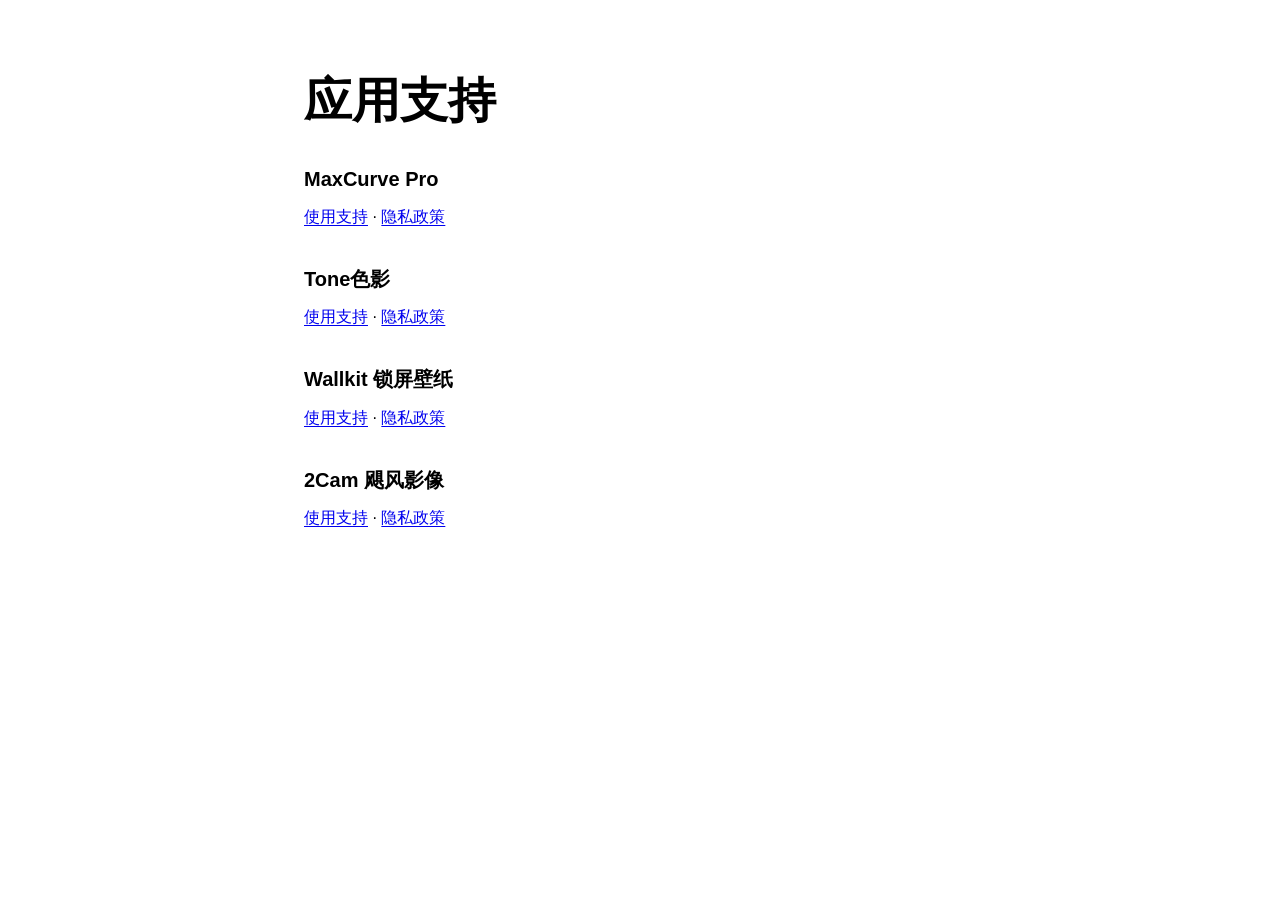
<file: index.html>
<!doctype html>
<html lang="zh-Hans">
<head>
  <meta charset="utf-8">
  <meta name="viewport" content="width=device-width,initial-scale=1">
  <title>应用支持 · Qingshan Wu</title>
  <link rel="stylesheet" href="style.css">
</head>
<body>
  <main>
    <h1>应用支持</h1>
    <h2>MaxCurve Pro</h2>
    <p><a href="curvestudio/">使用支持</a> · <a href="curvestudio/privacy.html">隐私政策</a></p>
    <h2>Tone色影</h2>
    <p><a href="tonestudio/">使用支持</a> · <a href="tonestudio/privacy.html">隐私政策</a></p>
    <h2>Wallkit 锁屏壁纸</h2>
    <p><a href="wallkit/">使用支持</a> · <a href="wallkit/privacy.html">隐私政策</a></p>
    <h2>2Cam 飓风影像</h2>
    <p><a href="2cam/">使用支持</a> · <a href="2cam/privacy.html">隐私政策</a></p>
  </main>
</body>
</html>
</file>
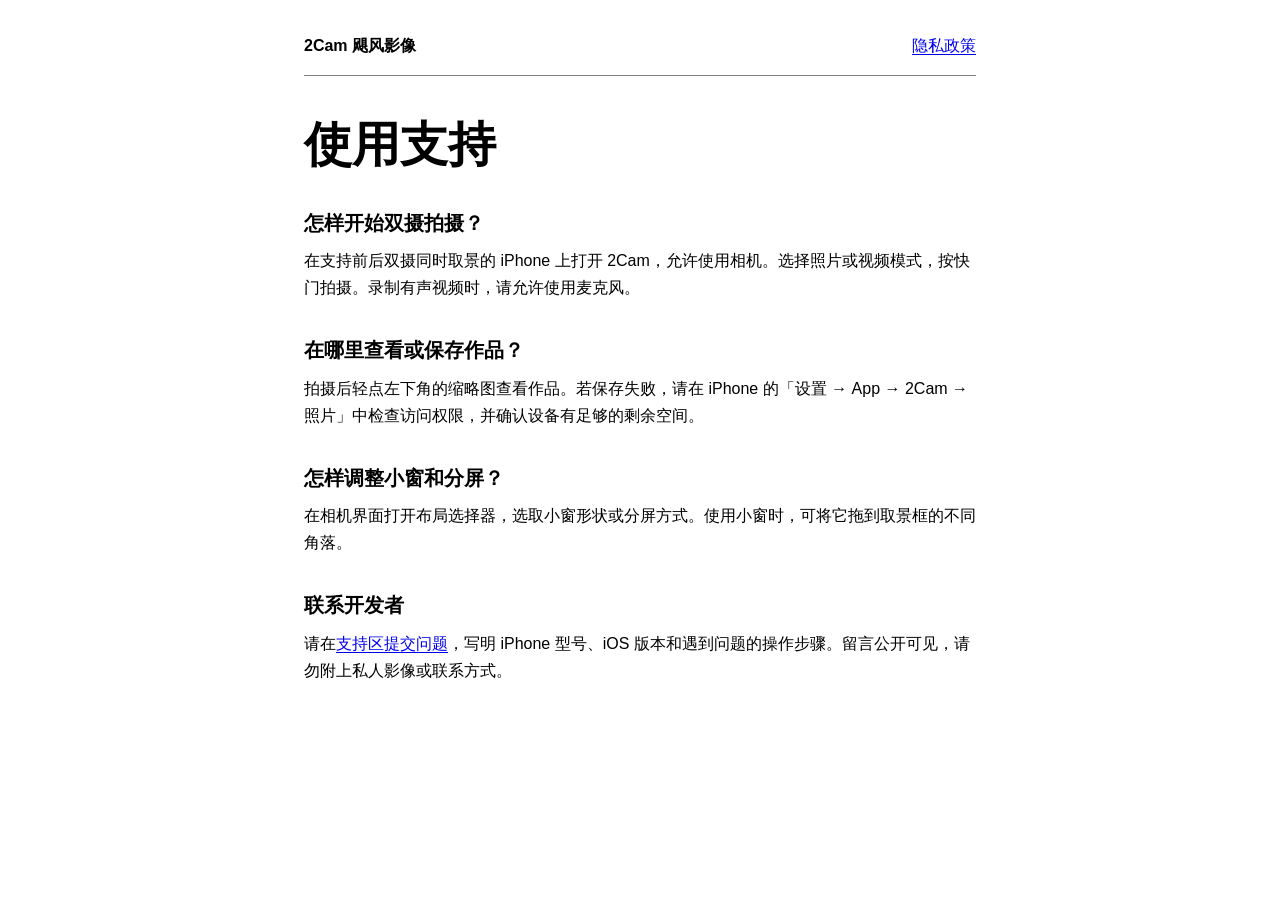
<file: 2cam/index.html>
<!doctype html>
<html lang="zh-Hans"><head><meta charset="utf-8"><meta name="viewport" content="width=device-width,initial-scale=1"><title>2Cam 飓风影像 · 使用支持</title><link rel="stylesheet" href="../style.css"></head>
<body><nav aria-label="主导航"><strong>2Cam 飓风影像</strong><a href="privacy.html">隐私政策</a></nav><main>
<h1>使用支持</h1>
<h2>怎样开始双摄拍摄？</h2><p>在支持前后双摄同时取景的 iPhone 上打开 2Cam，允许使用相机。选择照片或视频模式，按快门拍摄。录制有声视频时，请允许使用麦克风。</p>
<h2>在哪里查看或保存作品？</h2><p>拍摄后轻点左下角的缩略图查看作品。若保存失败，请在 iPhone 的「设置 → App → 2Cam → 照片」中检查访问权限，并确认设备有足够的剩余空间。</p>
<h2>怎样调整小窗和分屏？</h2><p>在相机界面打开布局选择器，选取小窗形状或分屏方式。使用小窗时，可将它拖到取景框的不同角落。</p>
<h2>联系开发者</h2><p>请在<a href="https://github.com/iam573/app-support/issues/new?title=%5B2Cam%5D%20">支持区提交问题</a>，写明 iPhone 型号、iOS 版本和遇到问题的操作步骤。留言公开可见，请勿附上私人影像或联系方式。</p>
</main></body></html>
</file>
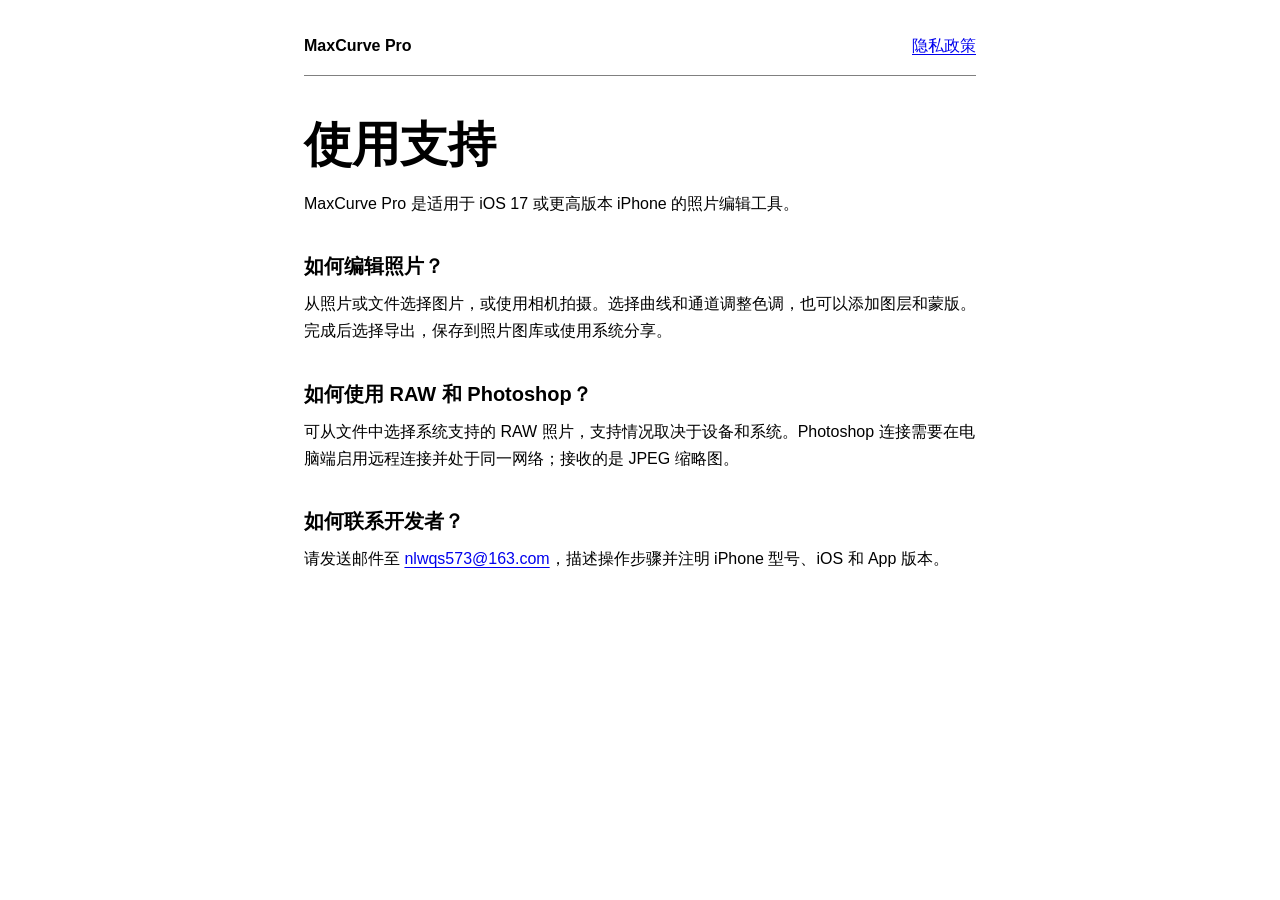
<file: curvestudio/index.html>
<!doctype html>
<html lang="zh-Hans"><head><meta charset="utf-8"><meta name="viewport" content="width=device-width,initial-scale=1"><title>MaxCurve Pro · 使用支持</title><link rel="stylesheet" href="../style.css"></head><body>
<nav aria-label="主导航"><strong>MaxCurve Pro</strong><a href="privacy.html">隐私政策</a></nav><main>
<h1>使用支持</h1><p>MaxCurve Pro 是适用于 iOS 17 或更高版本 iPhone 的照片编辑工具。</p>
<h2>如何编辑照片？</h2><p>从照片或文件选择图片，或使用相机拍摄。选择曲线和通道调整色调，也可以添加图层和蒙版。完成后选择导出，保存到照片图库或使用系统分享。</p>
<h2>如何使用 RAW 和 Photoshop？</h2><p>可从文件中选择系统支持的 RAW 照片，支持情况取决于设备和系统。Photoshop 连接需要在电脑端启用远程连接并处于同一网络；接收的是 JPEG 缩略图。</p>
<h2>如何联系开发者？</h2><p>请发送邮件至 <a href="mailto:nlwqs573@163.com">nlwqs573@163.com</a>，描述操作步骤并注明 iPhone 型号、iOS 和 App 版本。</p>
</main></body></html>
</file>
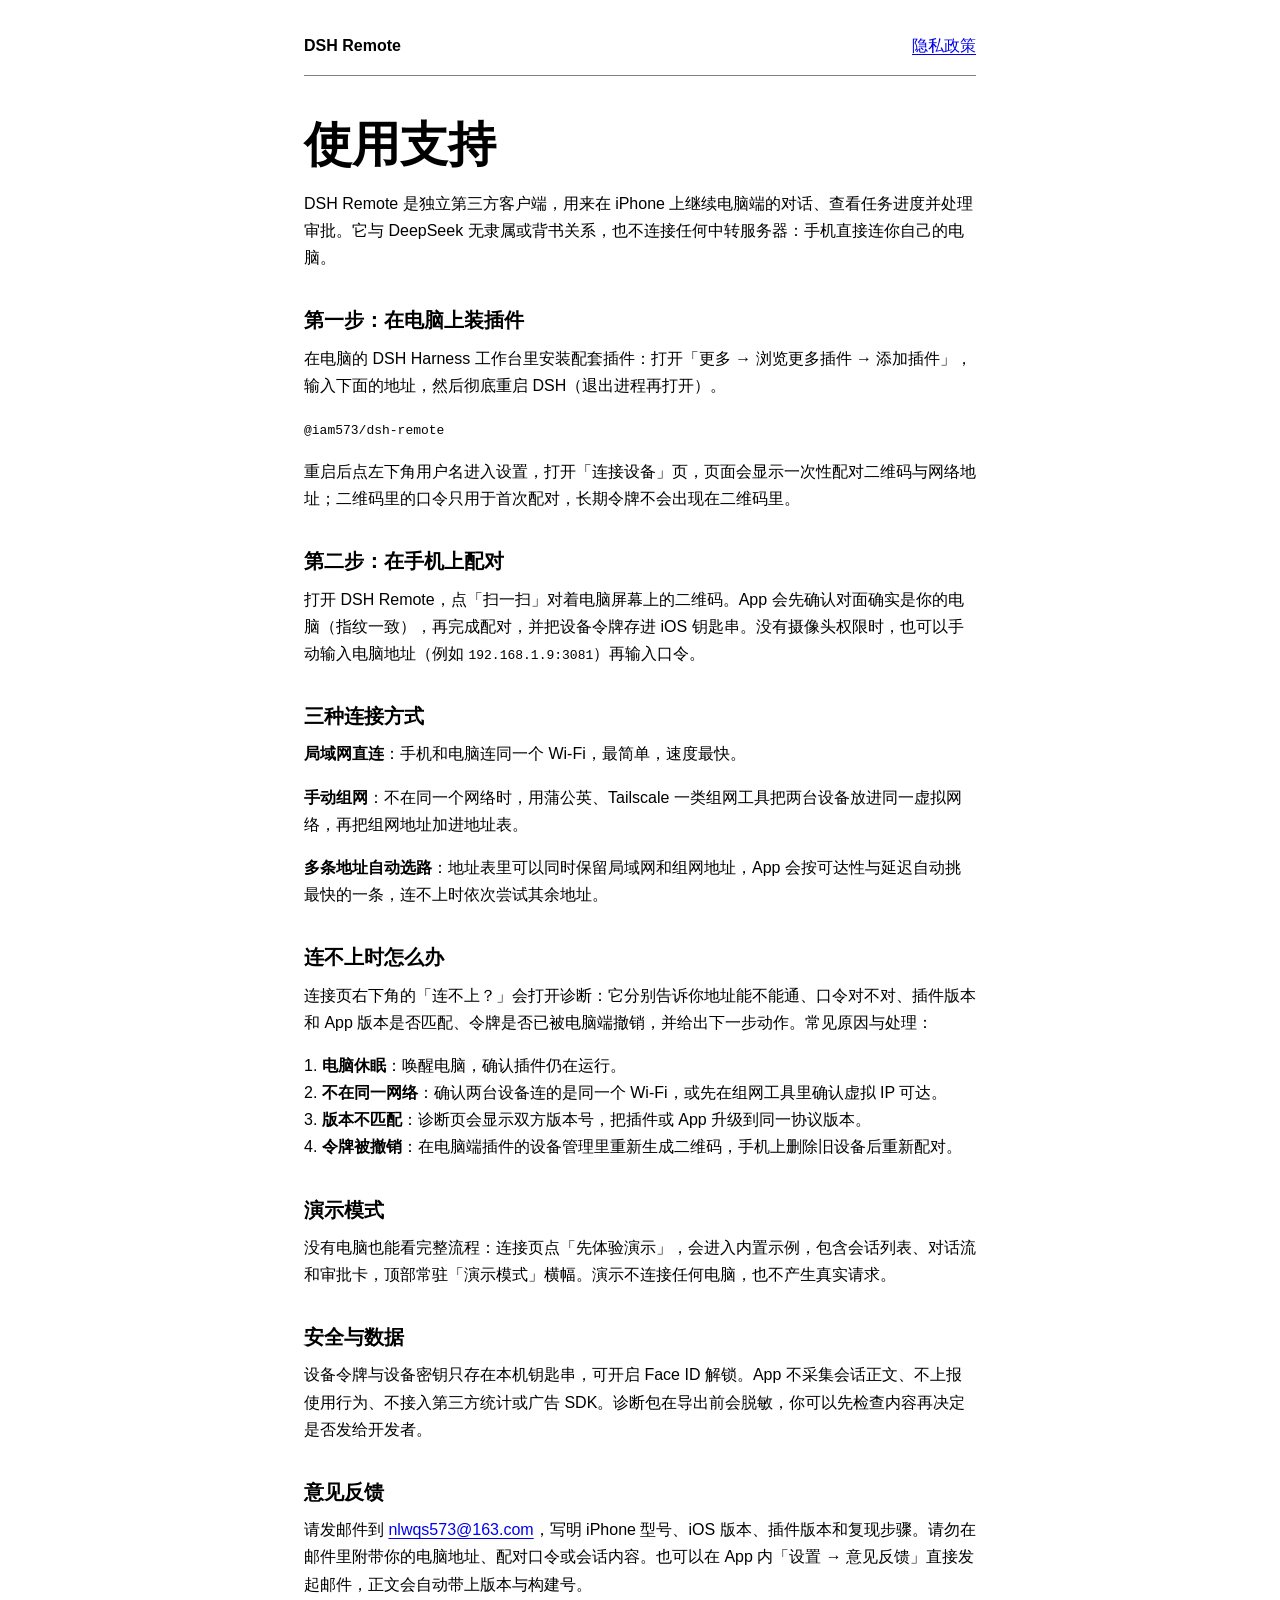
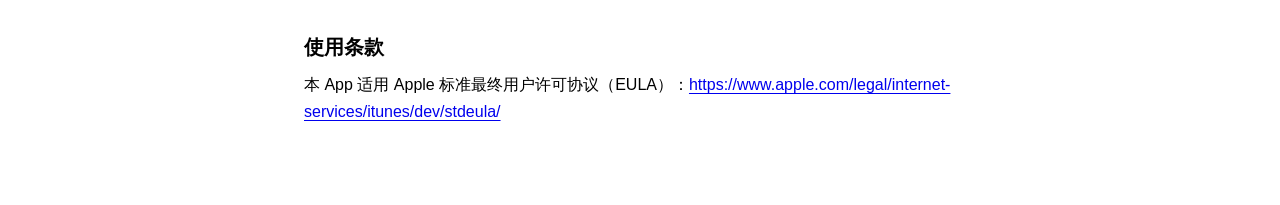
<file: dshmobile/index.html>
<!doctype html>
<html lang="zh-Hans"><head><meta charset="utf-8"><meta name="viewport" content="width=device-width,initial-scale=1"><title>DSH Remote · 使用支持</title><link rel="stylesheet" href="../style.css"></head>
<body><nav aria-label="主导航"><strong>DSH Remote</strong><a href="privacy.html">隐私政策</a></nav><main>
<h1>使用支持</h1>
<p>DSH Remote 是独立第三方客户端，用来在 iPhone 上继续电脑端的对话、查看任务进度并处理审批。它与 DeepSeek 无隶属或背书关系，也不连接任何中转服务器：手机直接连你自己的电脑。</p>

<h2>第一步：在电脑上装插件</h2>
<p>在电脑的 DSH Harness 工作台里安装配套插件：打开「更多 → 浏览更多插件 → 添加插件」，输入下面的地址，然后彻底重启 DSH（退出进程再打开）。</p>
<p><code>@iam573/dsh-remote</code></p>
<p>重启后点左下角用户名进入设置，打开「连接设备」页，页面会显示一次性配对二维码与网络地址；二维码里的口令只用于首次配对，长期令牌不会出现在二维码里。</p>

<h2>第二步：在手机上配对</h2>
<p>打开 DSH Remote，点「扫一扫」对着电脑屏幕上的二维码。App 会先确认对面确实是你的电脑（指纹一致），再完成配对，并把设备令牌存进 iOS 钥匙串。没有摄像头权限时，也可以手动输入电脑地址（例如 <code>192.168.1.9:3081</code>）再输入口令。</p>

<h2>三种连接方式</h2>
<p><strong>局域网直连</strong>：手机和电脑连同一个 Wi-Fi，最简单，速度最快。</p>
<p><strong>手动组网</strong>：不在同一个网络时，用蒲公英、Tailscale 一类组网工具把两台设备放进同一虚拟网络，再把组网地址加进地址表。</p>
<p><strong>多条地址自动选路</strong>：地址表里可以同时保留局域网和组网地址，App 会按可达性与延迟自动挑最快的一条，连不上时依次尝试其余地址。</p>

<h2>连不上时怎么办</h2>
<p>连接页右下角的「连不上？」会打开诊断：它分别告诉你地址能不能通、口令对不对、插件版本和 App 版本是否匹配、令牌是否已被电脑端撤销，并给出下一步动作。常见原因与处理：</p>
<p>1. <strong>电脑休眠</strong>：唤醒电脑，确认插件仍在运行。<br>
2. <strong>不在同一网络</strong>：确认两台设备连的是同一个 Wi-Fi，或先在组网工具里确认虚拟 IP 可达。<br>
3. <strong>版本不匹配</strong>：诊断页会显示双方版本号，把插件或 App 升级到同一协议版本。<br>
4. <strong>令牌被撤销</strong>：在电脑端插件的设备管理里重新生成二维码，手机上删除旧设备后重新配对。</p>

<h2>演示模式</h2>
<p>没有电脑也能看完整流程：连接页点「先体验演示」，会进入内置示例，包含会话列表、对话流和审批卡，顶部常驻「演示模式」横幅。演示不连接任何电脑，也不产生真实请求。</h2>

<h2>安全与数据</h2>
<p>设备令牌与设备密钥只存在本机钥匙串，可开启 Face ID 解锁。App 不采集会话正文、不上报使用行为、不接入第三方统计或广告 SDK。诊断包在导出前会脱敏，你可以先检查内容再决定是否发给开发者。</p>

<h2>意见反馈</h2>
<p>请发邮件到 <a href="mailto:nlwqs573@163.com?subject=%5BDSH%20Remote%5D%20%E6%84%8F%E5%89%8D%E5%8F%8D%E5%BA%85">nlwqs573@163.com</a>，写明 iPhone 型号、iOS 版本、插件版本和复现步骤。请勿在邮件里附带你的电脑地址、配对口令或会话内容。也可以在 App 内「设置 → 意见反馈」直接发起邮件，正文会自动带上版本与构建号。</p>

<h2>使用条款</h2>
<p>本 App 适用 Apple 标准最终用户许可协议（EULA）：<a href="https://www.apple.com/legal/internet-services/itunes/dev/stdeula/">https://www.apple.com/legal/internet-services/itunes/dev/stdeula/</a></p>
</main></body></html>
</file>
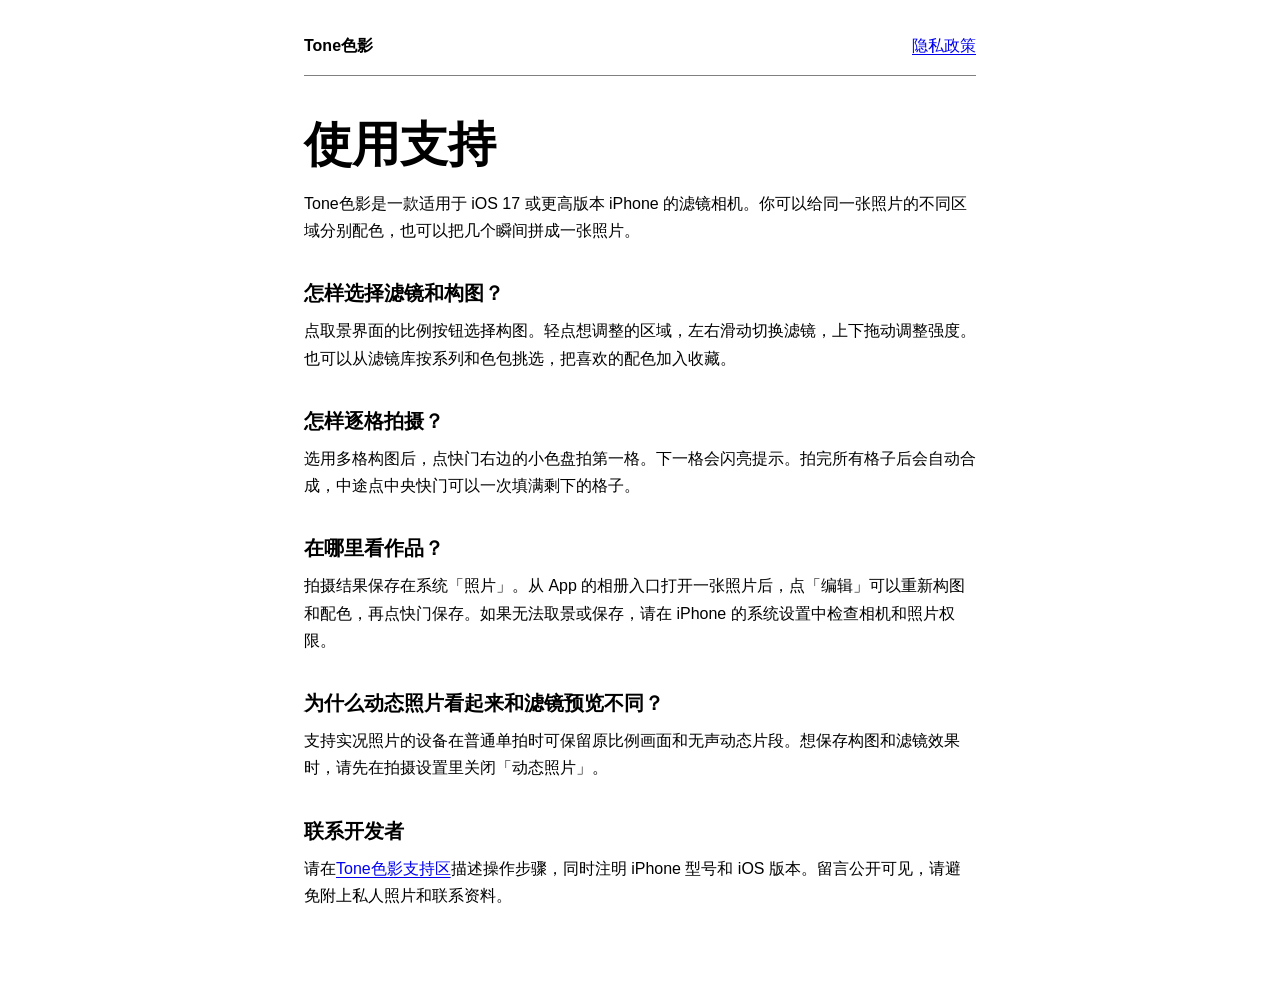
<file: tonestudio/index.html>
<!doctype html>
<html lang="zh-Hans">
<head>
  <meta charset="utf-8">
  <meta name="viewport" content="width=device-width,initial-scale=1">
  <title>Tone色影 · 使用支持</title>
  <link rel="stylesheet" href="../style.css">
</head>
<body>
  <nav aria-label="主导航"><strong>Tone色影</strong><a href="privacy.html">隐私政策</a></nav>
  <main>
    <h1>使用支持</h1>
    <p>Tone色影是一款适用于 iOS 17 或更高版本 iPhone 的滤镜相机。你可以给同一张照片的不同区域分别配色，也可以把几个瞬间拼成一张照片。</p>
    <h2>怎样选择滤镜和构图？</h2>
    <p>点取景界面的比例按钮选择构图。轻点想调整的区域，左右滑动切换滤镜，上下拖动调整强度。也可以从滤镜库按系列和色包挑选，把喜欢的配色加入收藏。</p>
    <h2>怎样逐格拍摄？</h2>
    <p>选用多格构图后，点快门右边的小色盘拍第一格。下一格会闪亮提示。拍完所有格子后会自动合成，中途点中央快门可以一次填满剩下的格子。</p>
    <h2>在哪里看作品？</h2>
    <p>拍摄结果保存在系统「照片」。从 App 的相册入口打开一张照片后，点「编辑」可以重新构图和配色，再点快门保存。如果无法取景或保存，请在 iPhone 的系统设置中检查相机和照片权限。</p>
    <h2>为什么动态照片看起来和滤镜预览不同？</h2>
    <p>支持实况照片的设备在普通单拍时可保留原比例画面和无声动态片段。想保存构图和滤镜效果时，请先在拍摄设置里关闭「动态照片」。</p>
    <h2>联系开发者</h2>
    <p>请在<a href="https://github.com/iam573/app-support/issues/new?title=%5BTone%E8%89%B2%E5%BD%B1%5D%20">Tone色影支持区</a>描述操作步骤，同时注明 iPhone 型号和 iOS 版本。留言公开可见，请避免附上私人照片和联系资料。</p>
  </main>
</body>
</html>
</file>
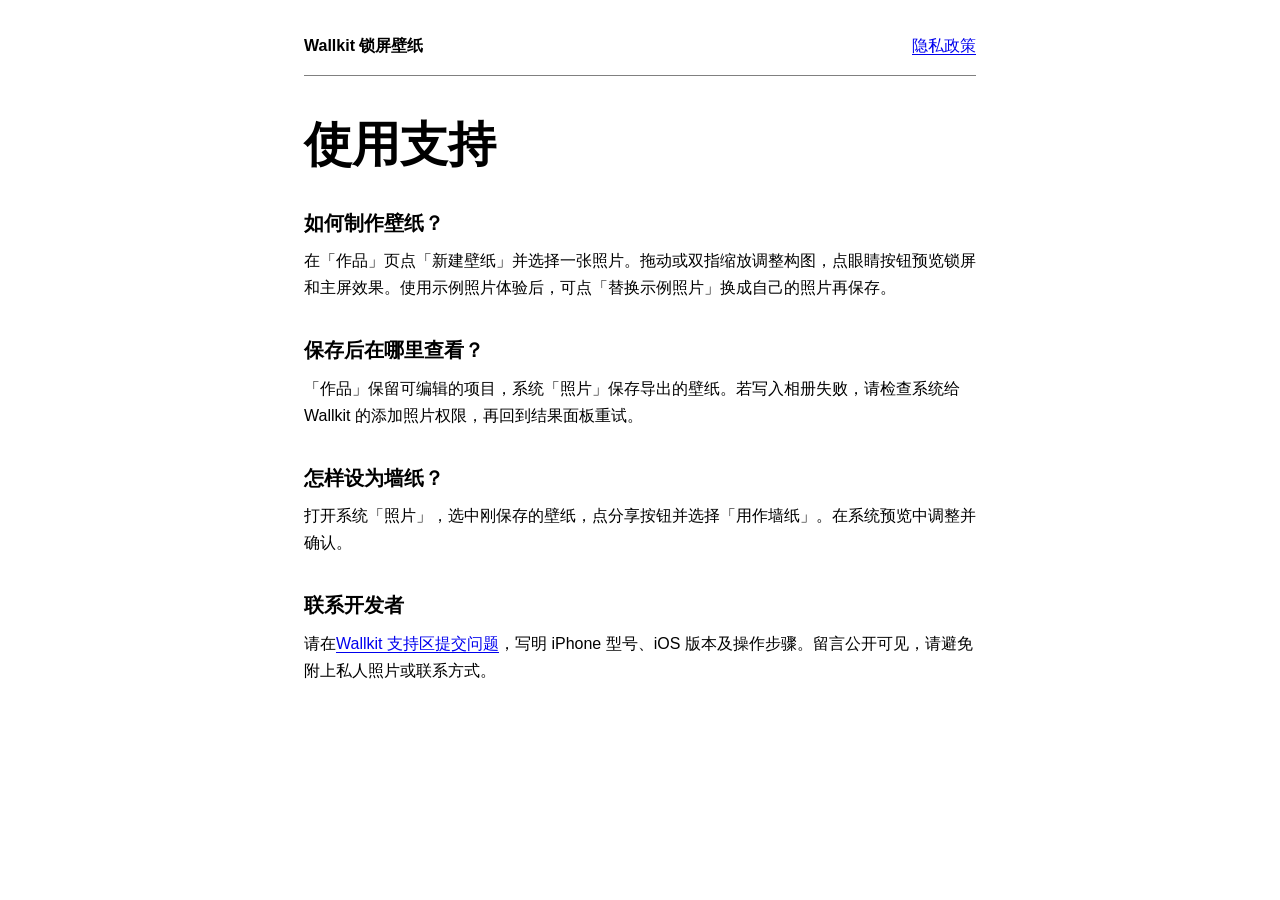
<file: wallkit/index.html>
<!doctype html>
<html lang="zh-Hans">
<head><meta charset="utf-8"><meta name="viewport" content="width=device-width,initial-scale=1"><title>Wallkit 锁屏壁纸 · 使用支持</title><link rel="stylesheet" href="../style.css"></head>
<body><nav aria-label="主导航"><strong>Wallkit 锁屏壁纸</strong><a href="privacy.html">隐私政策</a></nav><main>
<h1>使用支持</h1>
<h2>如何制作壁纸？</h2><p>在「作品」页点「新建壁纸」并选择一张照片。拖动或双指缩放调整构图，点眼睛按钮预览锁屏和主屏效果。使用示例照片体验后，可点「替换示例照片」换成自己的照片再保存。</p>
<h2>保存后在哪里查看？</h2><p>「作品」保留可编辑的项目，系统「照片」保存导出的壁纸。若写入相册失败，请检查系统给 Wallkit 的添加照片权限，再回到结果面板重试。</p>
<h2>怎样设为墙纸？</h2><p>打开系统「照片」，选中刚保存的壁纸，点分享按钮并选择「用作墙纸」。在系统预览中调整并确认。</p>
<h2>联系开发者</h2><p>请在<a href="https://github.com/iam573/app-support/issues/new?title=%5BWallkit%5D%20">Wallkit 支持区提交问题</a>，写明 iPhone 型号、iOS 版本及操作步骤。留言公开可见，请避免附上私人照片或联系方式。</p>
</main></body></html>
</file>
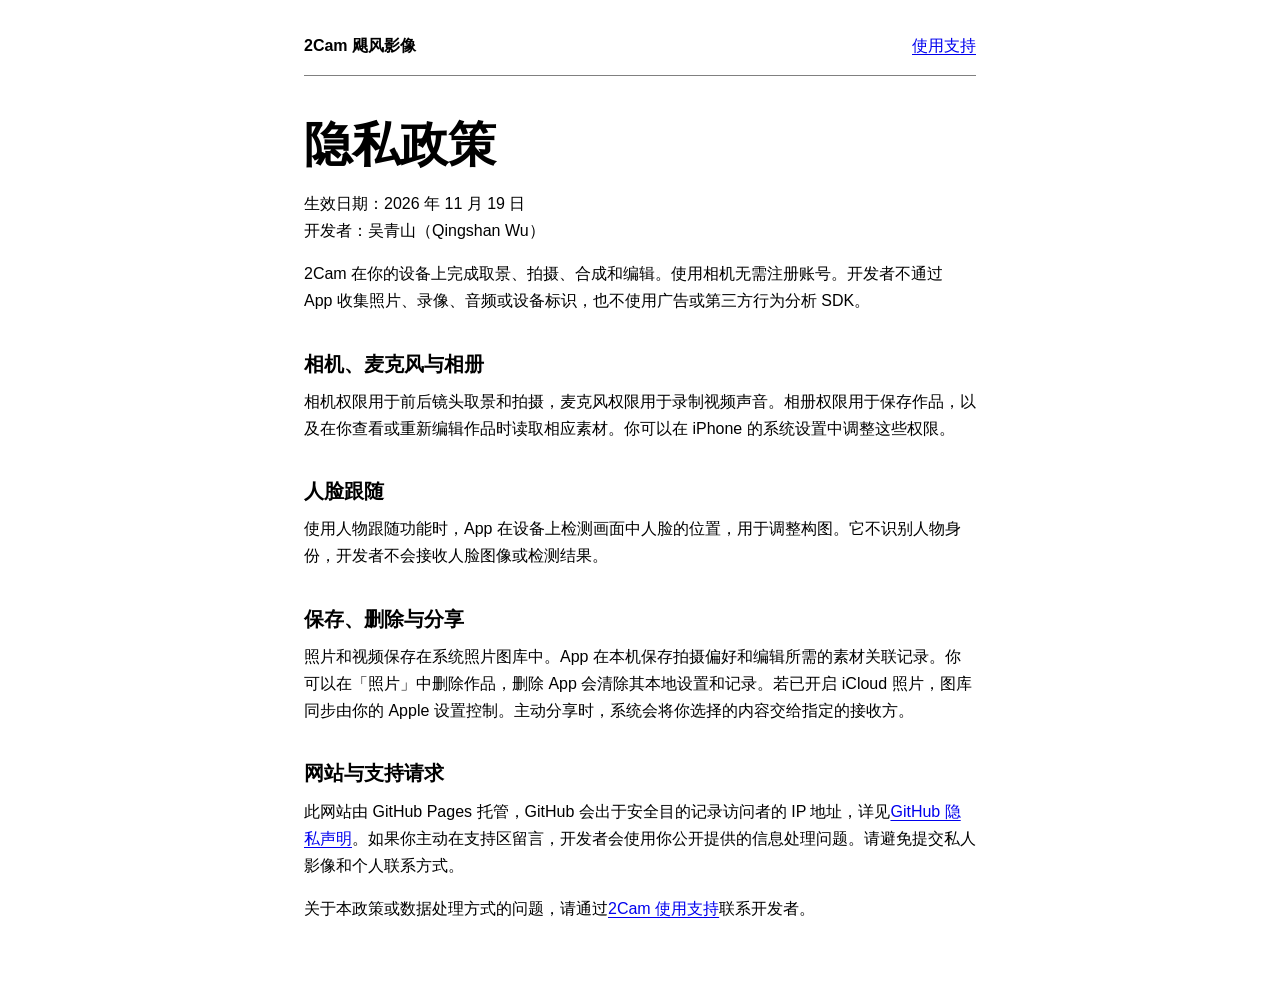
<file: privacy.html>
<!doctype html>
<html lang="zh-Hans"><head><meta charset="utf-8"><meta name="viewport" content="width=device-width,initial-scale=1"><title>2Cam 飓风影像 · 隐私政策</title><link rel="stylesheet" href="style.css"></head>
<body><nav aria-label="主导航"><strong>2Cam 飓风影像</strong><a href="./">使用支持</a></nav><main>
<h1>隐私政策</h1><p>生效日期：2026 年 11 月 19 日<br>开发者：吴青山（Qingshan Wu）</p>
<p>2Cam 在你的设备上完成取景、拍摄、合成和编辑。使用相机无需注册账号。开发者不通过 App 收集照片、录像、音频或设备标识，也不使用广告或第三方行为分析 SDK。</p>
<h2>相机、麦克风与相册</h2><p>相机权限用于前后镜头取景和拍摄，麦克风权限用于录制视频声音。相册权限用于保存作品，以及在你查看或重新编辑作品时读取相应素材。你可以在 iPhone 的系统设置中调整这些权限。</p>
<h2>人脸跟随</h2><p>使用人物跟随功能时，App 在设备上检测画面中人脸的位置，用于调整构图。它不识别人物身份，开发者不会接收人脸图像或检测结果。</p>
<h2>保存、删除与分享</h2><p>照片和视频保存在系统照片图库中。App 在本机保存拍摄偏好和编辑所需的素材关联记录。你可以在「照片」中删除作品，删除 App 会清除其本地设置和记录。若已开启 iCloud 照片，图库同步由你的 Apple 设置控制。主动分享时，系统会将你选择的内容交给指定的接收方。</p>
<h2>网站与支持请求</h2><p>此网站由 GitHub Pages 托管，GitHub 会出于安全目的记录访问者的 IP 地址，详见<a href="https://docs.github.com/en/site-policy/privacy-policies/github-general-privacy-statement">GitHub 隐私声明</a>。如果你主动在支持区留言，开发者会使用你公开提供的信息处理问题。请避免提交私人影像和个人联系方式。</p>
<p>关于本政策或数据处理方式的问题，请通过<a href="./">2Cam 使用支持</a>联系开发者。</p>
</main></body></html>
</file>
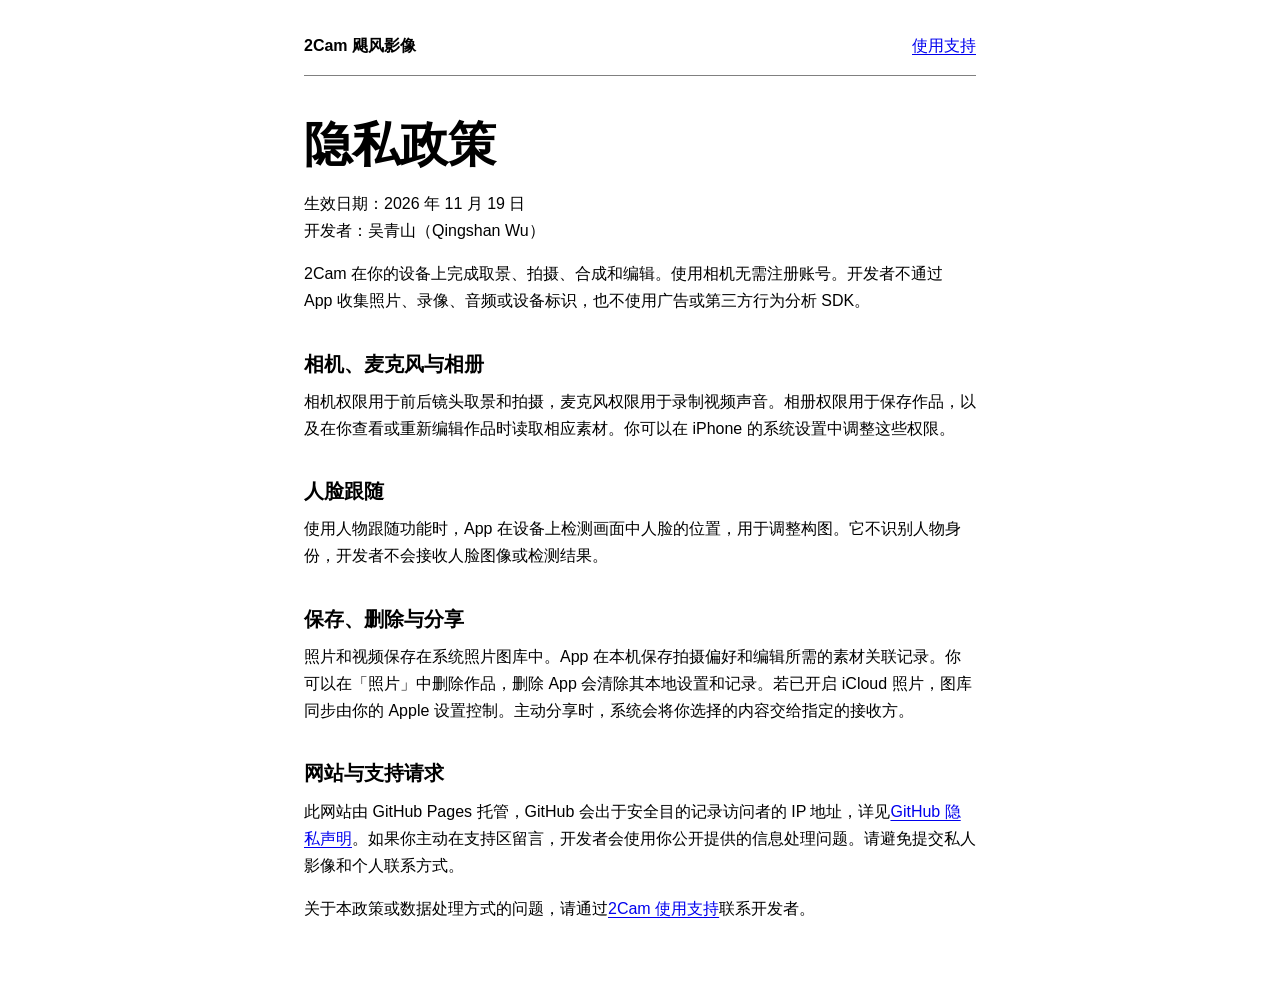
<file: 2cam/privacy.html>
<!doctype html>
<html lang="zh-Hans"><head><meta charset="utf-8"><meta name="viewport" content="width=device-width,initial-scale=1"><title>2Cam 飓风影像 · 隐私政策</title><link rel="stylesheet" href="../style.css"></head>
<body><nav aria-label="主导航"><strong>2Cam 飓风影像</strong><a href="./">使用支持</a></nav><main>
<h1>隐私政策</h1><p>生效日期：2026 年 11 月 19 日<br>开发者：吴青山（Qingshan Wu）</p>
<p>2Cam 在你的设备上完成取景、拍摄、合成和编辑。使用相机无需注册账号。开发者不通过 App 收集照片、录像、音频或设备标识，也不使用广告或第三方行为分析 SDK。</p>
<h2>相机、麦克风与相册</h2><p>相机权限用于前后镜头取景和拍摄，麦克风权限用于录制视频声音。相册权限用于保存作品，以及在你查看或重新编辑作品时读取相应素材。你可以在 iPhone 的系统设置中调整这些权限。</p>
<h2>人脸跟随</h2><p>使用人物跟随功能时，App 在设备上检测画面中人脸的位置，用于调整构图。它不识别人物身份，开发者不会接收人脸图像或检测结果。</p>
<h2>保存、删除与分享</h2><p>照片和视频保存在系统照片图库中。App 在本机保存拍摄偏好和编辑所需的素材关联记录。你可以在「照片」中删除作品，删除 App 会清除其本地设置和记录。若已开启 iCloud 照片，图库同步由你的 Apple 设置控制。主动分享时，系统会将你选择的内容交给指定的接收方。</p>
<h2>网站与支持请求</h2><p>此网站由 GitHub Pages 托管，GitHub 会出于安全目的记录访问者的 IP 地址，详见<a href="https://docs.github.com/en/site-policy/privacy-policies/github-general-privacy-statement">GitHub 隐私声明</a>。如果你主动在支持区留言，开发者会使用你公开提供的信息处理问题。请避免提交私人影像和个人联系方式。</p>
<p>关于本政策或数据处理方式的问题，请通过<a href="./">2Cam 使用支持</a>联系开发者。</p>
</main></body></html>
</file>
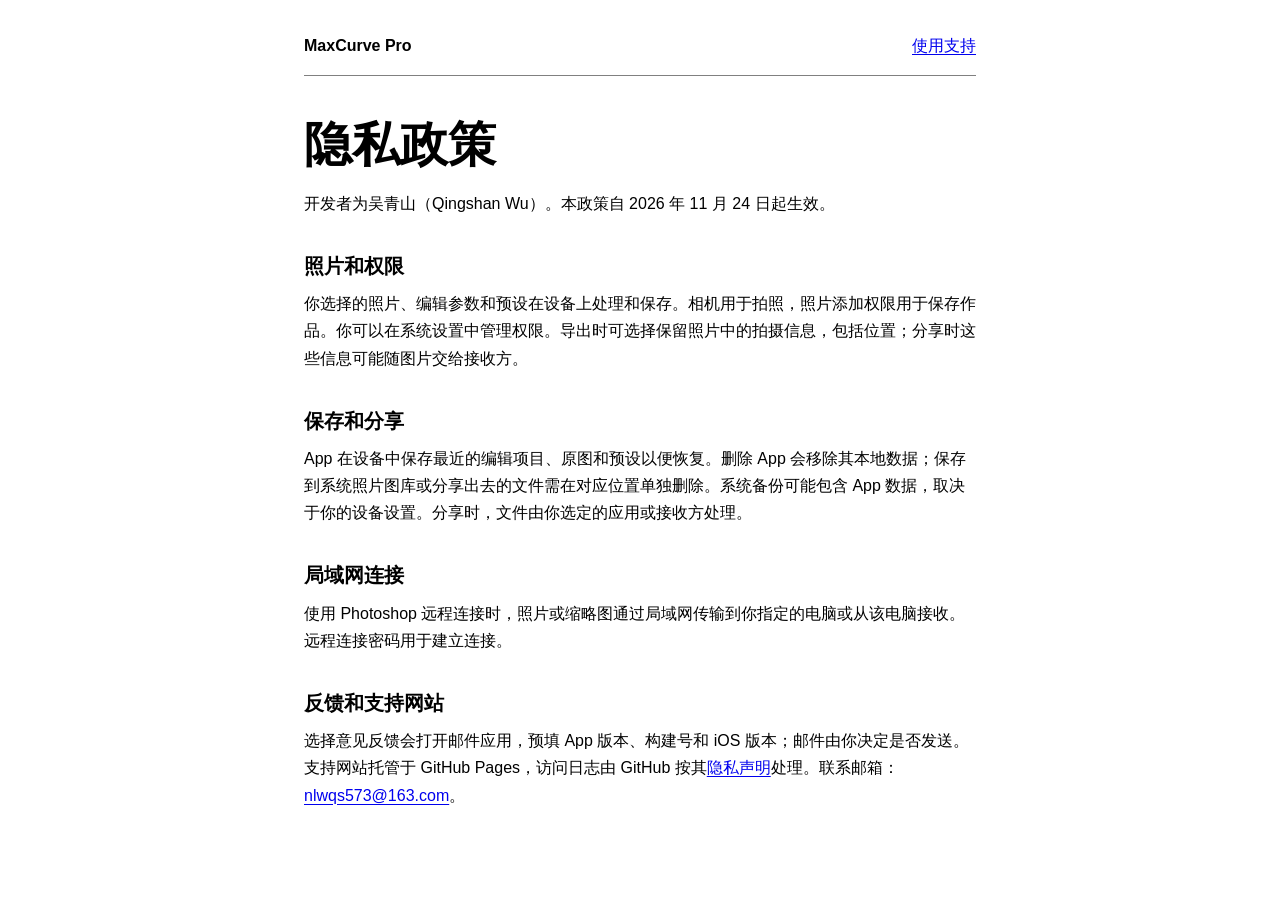
<file: curvestudio/privacy.html>
<!doctype html>
<html lang="zh-Hans"><head><meta charset="utf-8"><meta name="viewport" content="width=device-width,initial-scale=1"><title>MaxCurve Pro · 隐私政策</title><link rel="stylesheet" href="../style.css"></head><body>
<nav aria-label="主导航"><strong>MaxCurve Pro</strong><a href="./">使用支持</a></nav><main>
<h1>隐私政策</h1><p>开发者为吴青山（Qingshan Wu）。本政策自 2026 年 11 月 24 日起生效。</p>
<h2>照片和权限</h2><p>你选择的照片、编辑参数和预设在设备上处理和保存。相机用于拍照，照片添加权限用于保存作品。你可以在系统设置中管理权限。导出时可选择保留照片中的拍摄信息，包括位置；分享时这些信息可能随图片交给接收方。</p>
<h2>保存和分享</h2><p>App 在设备中保存最近的编辑项目、原图和预设以便恢复。删除 App 会移除其本地数据；保存到系统照片图库或分享出去的文件需在对应位置单独删除。系统备份可能包含 App 数据，取决于你的设备设置。分享时，文件由你选定的应用或接收方处理。</p>
<h2>局域网连接</h2><p>使用 Photoshop 远程连接时，照片或缩略图通过局域网传输到你指定的电脑或从该电脑接收。远程连接密码用于建立连接。</p>
<h2>反馈和支持网站</h2><p>选择意见反馈会打开邮件应用，预填 App 版本、构建号和 iOS 版本；邮件由你决定是否发送。支持网站托管于 GitHub Pages，访问日志由 GitHub 按其<a href="https://docs.github.com/en/site-policy/privacy-policies/github-general-privacy-statement">隐私声明</a>处理。联系邮箱：<a href="mailto:nlwqs573@163.com">nlwqs573@163.com</a>。</p>
</main></body></html>
</file>
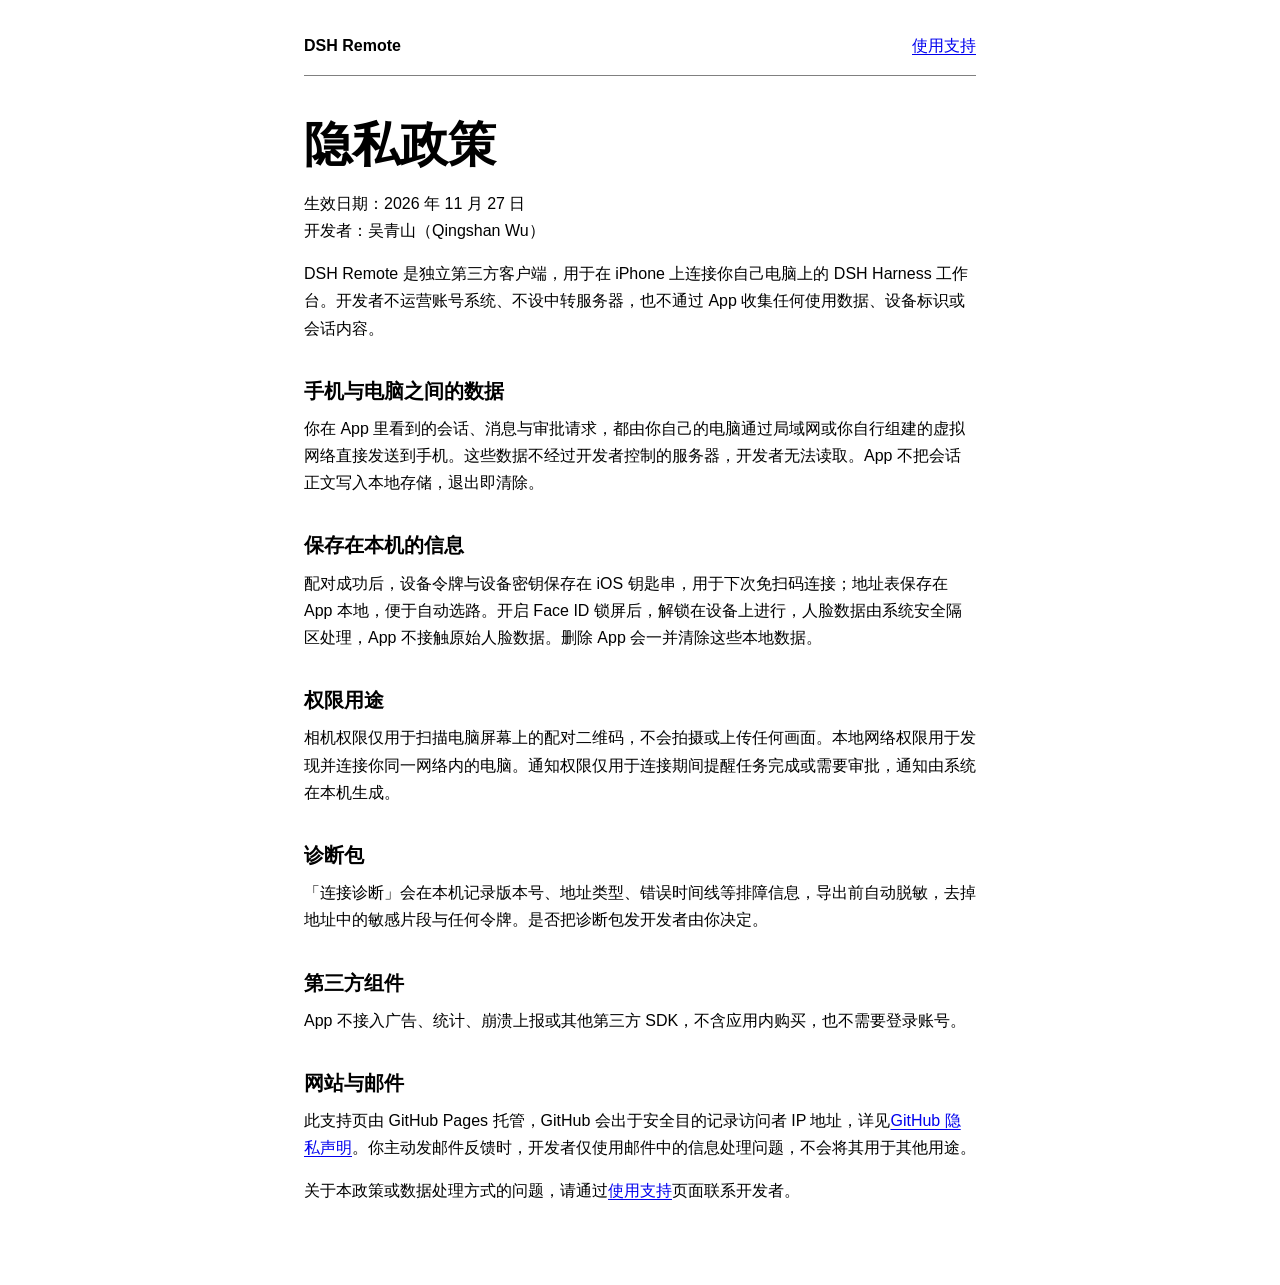
<file: dshmobile/privacy.html>
<!doctype html>
<html lang="zh-Hans"><head><meta charset="utf-8"><meta name="viewport" content="width=device-width,initial-scale=1"><title>DSH Remote · 隐私政策</title><link rel="stylesheet" href="../style.css"></head>
<body><nav aria-label="主导航"><strong>DSH Remote</strong><a href="./">使用支持</a></nav><main>
<h1>隐私政策</h1><p>生效日期：2026 年 11 月 27 日<br>开发者：吴青山（Qingshan Wu）</p>
<p>DSH Remote 是独立第三方客户端，用于在 iPhone 上连接你自己电脑上的 DSH Harness 工作台。开发者不运营账号系统、不设中转服务器，也不通过 App 收集任何使用数据、设备标识或会话内容。</p>

<h2>手机与电脑之间的数据</h2>
<p>你在 App 里看到的会话、消息与审批请求，都由你自己的电脑通过局域网或你自行组建的虚拟网络直接发送到手机。这些数据不经过开发者控制的服务器，开发者无法读取。App 不把会话正文写入本地存储，退出即清除。</p>

<h2>保存在本机的信息</h2>
<p>配对成功后，设备令牌与设备密钥保存在 iOS 钥匙串，用于下次免扫码连接；地址表保存在 App 本地，便于自动选路。开启 Face ID 锁屏后，解锁在设备上进行，人脸数据由系统安全隔区处理，App 不接触原始人脸数据。删除 App 会一并清除这些本地数据。</p>

<h2>权限用途</h2>
<p>相机权限仅用于扫描电脑屏幕上的配对二维码，不会拍摄或上传任何画面。本地网络权限用于发现并连接你同一网络内的电脑。通知权限仅用于连接期间提醒任务完成或需要审批，通知由系统在本机生成。</p>

<h2>诊断包</h2>
<p>「连接诊断」会在本机记录版本号、地址类型、错误时间线等排障信息，导出前自动脱敏，去掉地址中的敏感片段与任何令牌。是否把诊断包发开发者由你决定。</p>

<h2>第三方组件</h2>
<p>App 不接入广告、统计、崩溃上报或其他第三方 SDK，不含应用内购买，也不需要登录账号。</p>

<h2>网站与邮件</h2>
<p>此支持页由 GitHub Pages 托管，GitHub 会出于安全目的记录访问者 IP 地址，详见<a href="https://docs.github.com/en/site-policy/privacy-policies/github-general-privacy-statement">GitHub 隐私声明</a>。你主动发邮件反馈时，开发者仅使用邮件中的信息处理问题，不会将其用于其他用途。</p>

<p>关于本政策或数据处理方式的问题，请通过<a href="./">使用支持</a>页面联系开发者。</p>
</main></body></html>
</file>
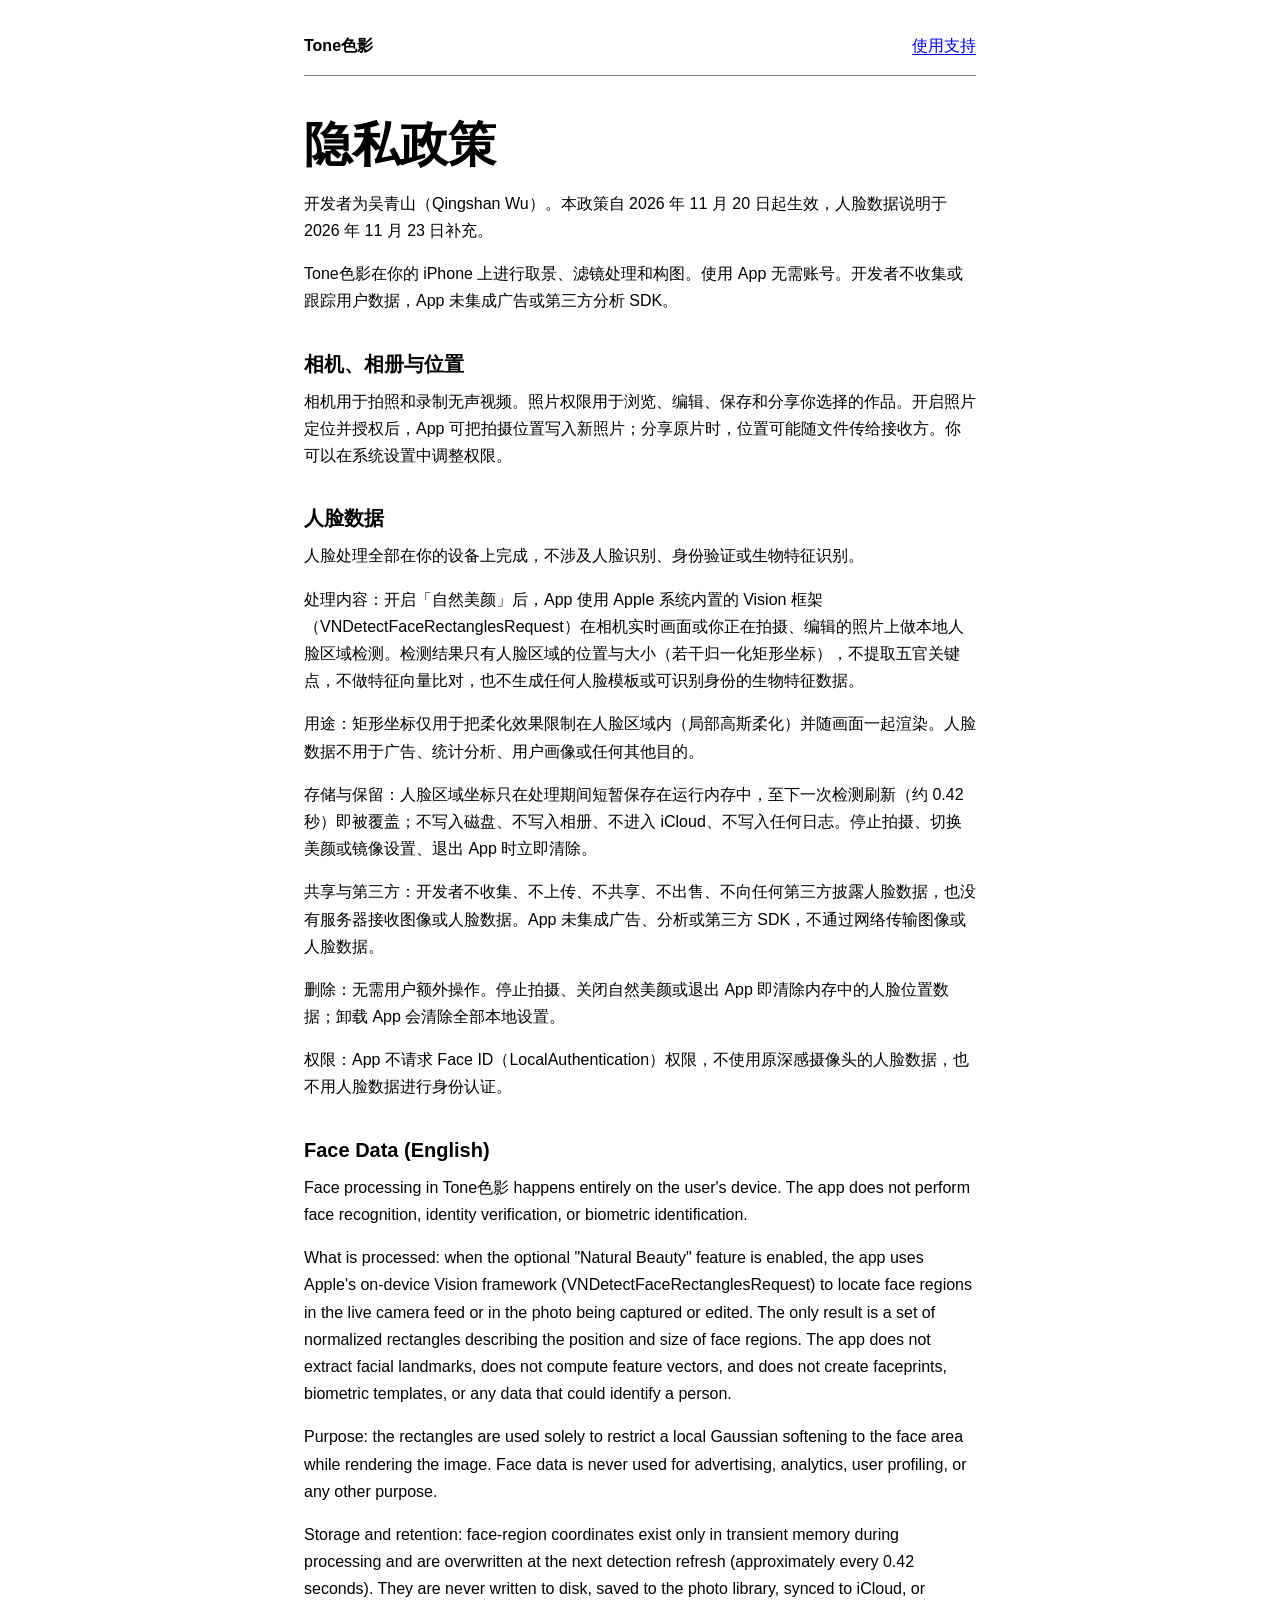
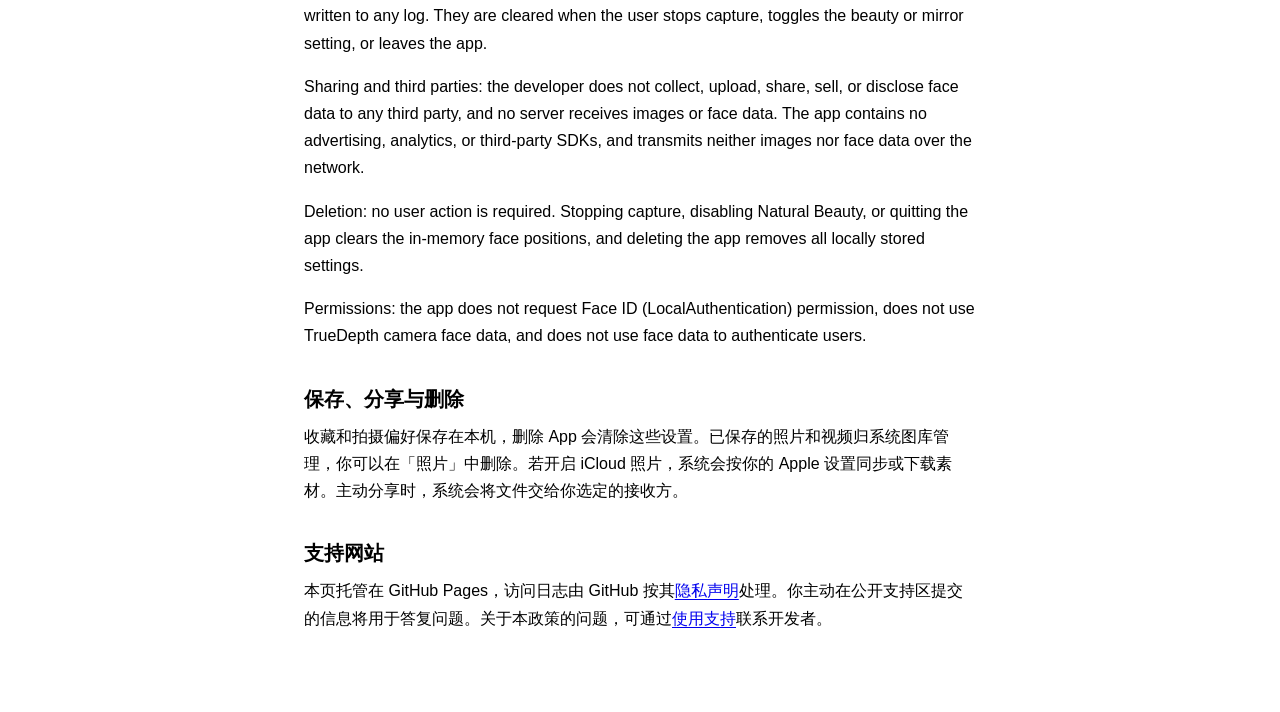
<file: tonestudio/privacy.html>
<!doctype html>
<html lang="zh-Hans">
<head>
  <meta charset="utf-8">
  <meta name="viewport" content="width=device-width,initial-scale=1">
  <title>Tone色影 · 隐私政策</title>
  <link rel="stylesheet" href="../style.css">
</head>
<body>
  <nav aria-label="主导航"><strong>Tone色影</strong><a href="./">使用支持</a></nav>
  <main>
    <h1>隐私政策</h1>
    <p>开发者为吴青山（Qingshan Wu）。本政策自 2026 年 11 月 20 日起生效，人脸数据说明于 2026 年 11 月 23 日补充。</p>
    <p>Tone色影在你的 iPhone 上进行取景、滤镜处理和构图。使用 App 无需账号。开发者不收集或跟踪用户数据，App 未集成广告或第三方分析 SDK。</p>
    <h2>相机、相册与位置</h2>
    <p>相机用于拍照和录制无声视频。照片权限用于浏览、编辑、保存和分享你选择的作品。开启照片定位并授权后，App 可把拍摄位置写入新照片；分享原片时，位置可能随文件传给接收方。你可以在系统设置中调整权限。</p>
    <h2>人脸数据</h2>
    <p>人脸处理全部在你的设备上完成，不涉及人脸识别、身份验证或生物特征识别。</p>
    <p>处理内容：开启「自然美颜」后，App 使用 Apple 系统内置的 Vision 框架（VNDetectFaceRectanglesRequest）在相机实时画面或你正在拍摄、编辑的照片上做本地人脸区域检测。检测结果只有人脸区域的位置与大小（若干归一化矩形坐标），不提取五官关键点，不做特征向量比对，也不生成任何人脸模板或可识别身份的生物特征数据。</p>
    <p>用途：矩形坐标仅用于把柔化效果限制在人脸区域内（局部高斯柔化）并随画面一起渲染。人脸数据不用于广告、统计分析、用户画像或任何其他目的。</p>
    <p>存储与保留：人脸区域坐标只在处理期间短暂保存在运行内存中，至下一次检测刷新（约 0.42 秒）即被覆盖；不写入磁盘、不写入相册、不进入 iCloud、不写入任何日志。停止拍摄、切换美颜或镜像设置、退出 App 时立即清除。</p>
    <p>共享与第三方：开发者不收集、不上传、不共享、不出售、不向任何第三方披露人脸数据，也没有服务器接收图像或人脸数据。App 未集成广告、分析或第三方 SDK，不通过网络传输图像或人脸数据。</p>
    <p>删除：无需用户额外操作。停止拍摄、关闭自然美颜或退出 App 即清除内存中的人脸位置数据；卸载 App 会清除全部本地设置。</p>
    <p>权限：App 不请求 Face ID（LocalAuthentication）权限，不使用原深感摄像头的人脸数据，也不用人脸数据进行身份认证。</p>

    <h2>Face Data (English)</h2>
    <p lang="en">Face processing in Tone色影 happens entirely on the user's device. The app does not perform face recognition, identity verification, or biometric identification.</p>
    <p lang="en">What is processed: when the optional "Natural Beauty" feature is enabled, the app uses Apple's on-device Vision framework (VNDetectFaceRectanglesRequest) to locate face regions in the live camera feed or in the photo being captured or edited. The only result is a set of normalized rectangles describing the position and size of face regions. The app does not extract facial landmarks, does not compute feature vectors, and does not create faceprints, biometric templates, or any data that could identify a person.</p>
    <p lang="en">Purpose: the rectangles are used solely to restrict a local Gaussian softening to the face area while rendering the image. Face data is never used for advertising, analytics, user profiling, or any other purpose.</p>
    <p lang="en">Storage and retention: face-region coordinates exist only in transient memory during processing and are overwritten at the next detection refresh (approximately every 0.42 seconds). They are never written to disk, saved to the photo library, synced to iCloud, or written to any log. They are cleared when the user stops capture, toggles the beauty or mirror setting, or leaves the app.</p>
    <p lang="en">Sharing and third parties: the developer does not collect, upload, share, sell, or disclose face data to any third party, and no server receives images or face data. The app contains no advertising, analytics, or third-party SDKs, and transmits neither images nor face data over the network.</p>
    <p lang="en">Deletion: no user action is required. Stopping capture, disabling Natural Beauty, or quitting the app clears the in-memory face positions, and deleting the app removes all locally stored settings.</p>
    <p lang="en">Permissions: the app does not request Face ID (LocalAuthentication) permission, does not use TrueDepth camera face data, and does not use face data to authenticate users.</p>
    <h2>保存、分享与删除</h2>
    <p>收藏和拍摄偏好保存在本机，删除 App 会清除这些设置。已保存的照片和视频归系统图库管理，你可以在「照片」中删除。若开启 iCloud 照片，系统会按你的 Apple 设置同步或下载素材。主动分享时，系统会将文件交给你选定的接收方。</p>
    <h2>支持网站</h2>
    <p>本页托管在 GitHub Pages，访问日志由 GitHub 按其<a href="https://docs.github.com/en/site-policy/privacy-policies/github-general-privacy-statement">隐私声明</a>处理。你主动在公开支持区提交的信息将用于答复问题。关于本政策的问题，可通过<a href="./">使用支持</a>联系开发者。</p>
  </main>
</body>
</html>
</file>
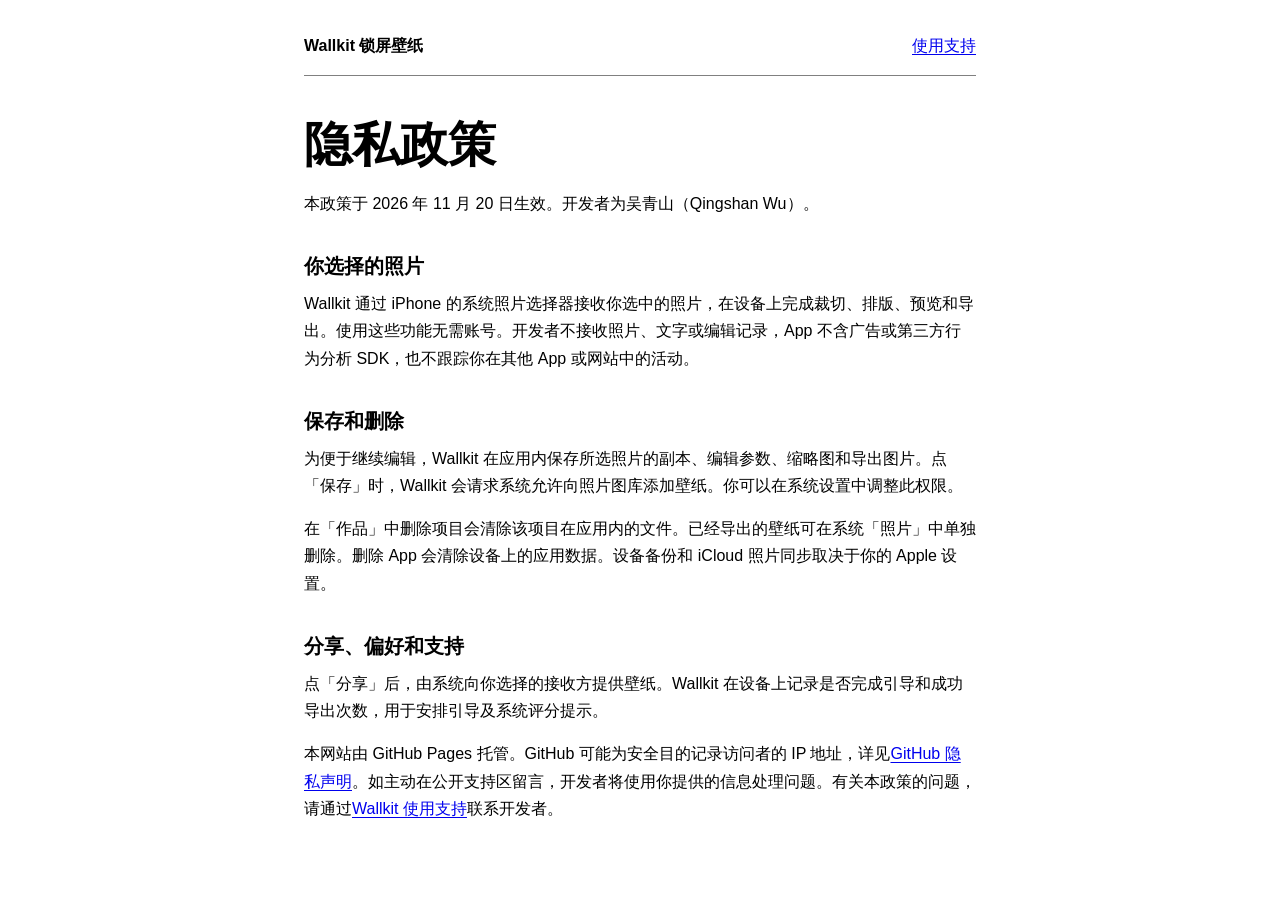
<file: wallkit/privacy.html>
<!doctype html>
<html lang="zh-Hans">
<head><meta charset="utf-8"><meta name="viewport" content="width=device-width,initial-scale=1"><title>Wallkit 锁屏壁纸 · 隐私政策</title><link rel="stylesheet" href="../style.css"></head>
<body><nav aria-label="主导航"><strong>Wallkit 锁屏壁纸</strong><a href="./">使用支持</a></nav><main>
<h1>隐私政策</h1>
<p>本政策于 2026 年 11 月 20 日生效。开发者为吴青山（Qingshan Wu）。</p>
<h2>你选择的照片</h2><p>Wallkit 通过 iPhone 的系统照片选择器接收你选中的照片，在设备上完成裁切、排版、预览和导出。使用这些功能无需账号。开发者不接收照片、文字或编辑记录，App 不含广告或第三方行为分析 SDK，也不跟踪你在其他 App 或网站中的活动。</p>
<h2>保存和删除</h2><p>为便于继续编辑，Wallkit 在应用内保存所选照片的副本、编辑参数、缩略图和导出图片。点「保存」时，Wallkit 会请求系统允许向照片图库添加壁纸。你可以在系统设置中调整此权限。</p>
<p>在「作品」中删除项目会清除该项目在应用内的文件。已经导出的壁纸可在系统「照片」中单独删除。删除 App 会清除设备上的应用数据。设备备份和 iCloud 照片同步取决于你的 Apple 设置。</p>
<h2>分享、偏好和支持</h2><p>点「分享」后，由系统向你选择的接收方提供壁纸。Wallkit 在设备上记录是否完成引导和成功导出次数，用于安排引导及系统评分提示。</p>
<p>本网站由 GitHub Pages 托管。GitHub 可能为安全目的记录访问者的 IP 地址，详见<a href="https://docs.github.com/en/site-policy/privacy-policies/github-general-privacy-statement">GitHub 隐私声明</a>。如主动在公开支持区留言，开发者将使用你提供的信息处理问题。有关本政策的问题，请通过<a href="./">Wallkit 使用支持</a>联系开发者。</p>
</main></body></html>
</file>
<file: style.css>
:root { color-scheme: light dark; font-family: -apple-system, BlinkMacSystemFont, "Segoe UI", sans-serif; }
body { max-width: 42rem; margin: auto; padding: 2rem 1.4rem 4rem; line-height: 1.7; }
nav { display: flex; flex-wrap: wrap; gap: 1rem; align-items: center; border-bottom: 1px solid GrayText; padding-bottom: 1rem; }
nav strong { margin-right: auto; }
h1 { font-size: clamp(2rem, 7vw, 3rem); line-height: 1.2; margin: 2.5rem 0 1rem; }
h2 { font-size: 1.25rem; margin: 2rem 0 .25rem; }
p { margin: .45rem 0 1rem; }
a { text-underline-offset: .18em; }
</file>
